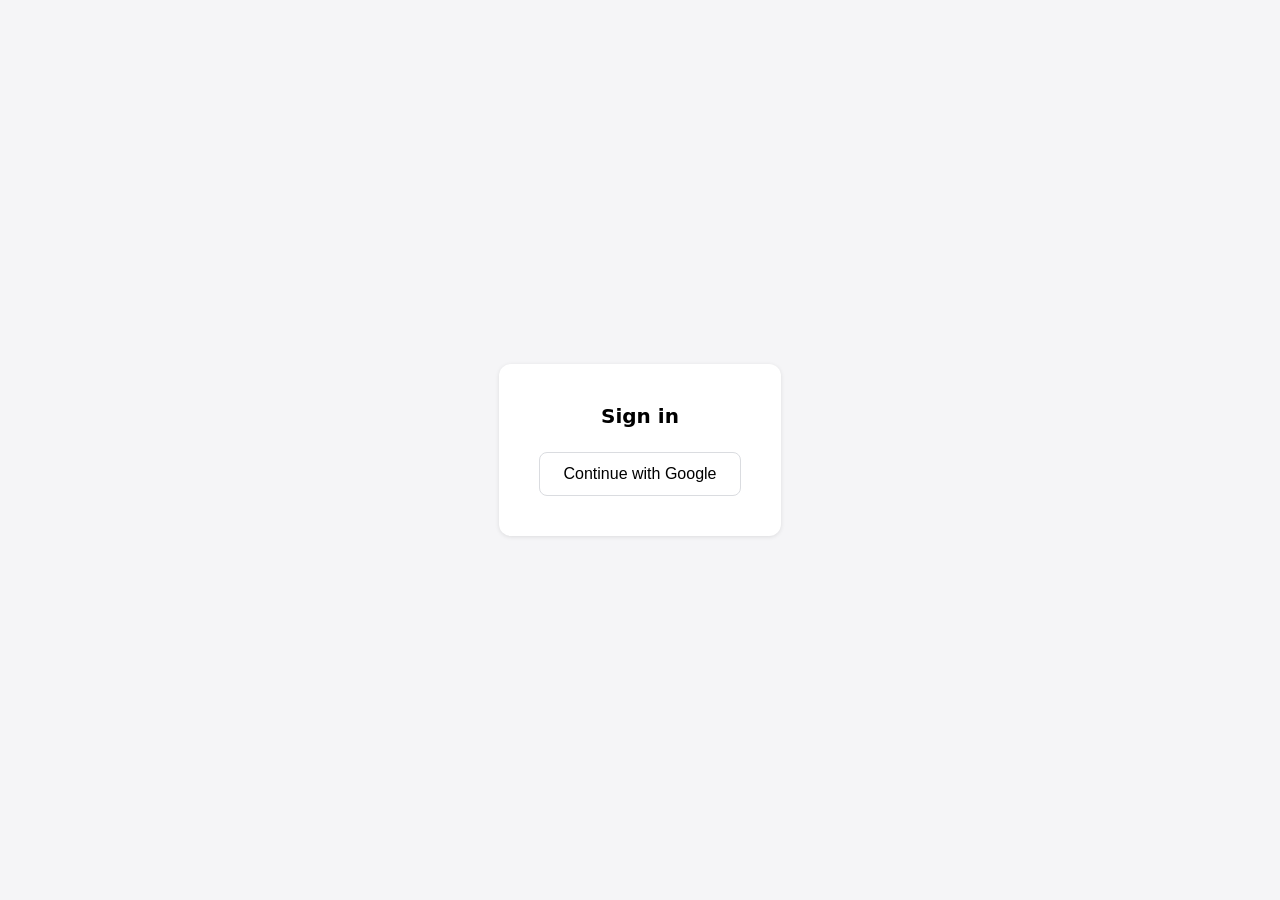
<file: homelab/proxy/index.html>
<!DOCTYPE html>
<html lang="en">
  <head>
    <meta charset="utf-8" />
    <meta name="viewport" content="width=device-width, initial-scale=1" />
    <title>Sign in</title>
    <style>
      body {
        font-family: system-ui, sans-serif;
        display: flex;
        align-items: center;
        justify-content: center;
        min-height: 100vh;
        margin: 0;
        background: #f5f5f7;
      }
      form {
        background: #fff;
        padding: 2.5rem;
        border-radius: 12px;
        box-shadow: 0 1px 4px rgba(0, 0, 0, 0.1);
        text-align: center;
      }
      h1 {
        font-size: 1.25rem;
        margin: 0 0 1.5rem;
      }
      button {
        font-size: 1rem;
        padding: 0.75rem 1.5rem;
        border: 1px solid #dadce0;
        border-radius: 8px;
        background: #fff;
        cursor: pointer;
      }
      button:hover {
        background: #f8f9fa;
      }
    </style>
  </head>
  <body>
    <!-- The whole page is just a login form. Submitting it hits /login,
         which kicks off the Google OpenID Connect flow. -->
    <form action="/login" method="get">
      <h1>Sign in</h1>
      <button type="submit">Continue with Google</button>
    </form>
  </body>
</html>
</file>
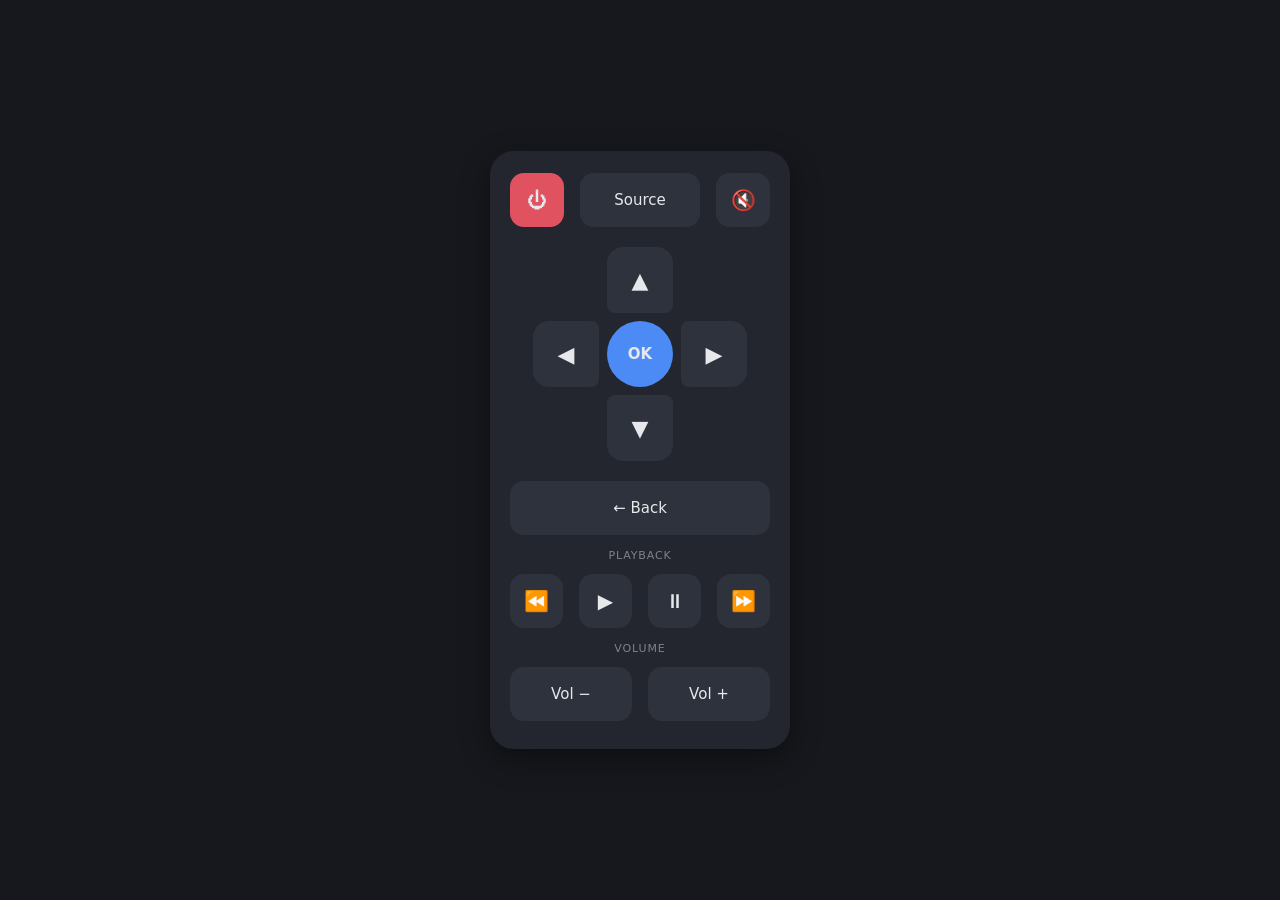
<file: homelab/remote/static/index.html>
<!DOCTYPE html>
<html lang="en">
<head>
  <meta charset="utf-8" />
  <meta name="viewport" content="width=device-width, initial-scale=1, maximum-scale=1, user-scalable=no" />
  <title>TV Remote</title>
  <style>
    :root {
      --bg: #16181d;
      --panel: #23262e;
      --btn: #2e323c;
      --btn-active: #4c8bf5;
      --accent: #4c8bf5;
      --power: #e05260;
      --text: #e6e8ec;
      --muted: #7d828c;
    }
    * { box-sizing: border-box; -webkit-tap-highlight-color: transparent; }
    html, body {
      margin: 0;
      height: 100%;
      background: var(--bg);
      color: var(--text);
      font-family: system-ui, -apple-system, "Segoe UI", Roboto, sans-serif;
      user-select: none;
    }
    body {
      display: flex;
      align-items: center;
      justify-content: center;
      padding: 16px;
    }
    .remote {
      width: 100%;
      max-width: 300px;
      background: var(--panel);
      border-radius: 24px;
      padding: 22px 20px 28px;
      box-shadow: 0 10px 30px rgba(0, 0, 0, 0.4);
      display: flex;
      flex-direction: column;
      gap: 20px;
    }
    .row {
      display: flex;
      justify-content: space-between;
      gap: 16px;
    }
    button {
      font: inherit;
      color: var(--text);
      background: var(--btn);
      border: none;
      border-radius: 14px;
      cursor: pointer;
      transition: transform 0.05s ease, background 0.15s ease;
      display: flex;
      align-items: center;
      justify-content: center;
    }
    button:active { transform: scale(0.92); }
    button.flash { background: var(--btn-active); }
    button:disabled { opacity: 0.35; cursor: not-allowed; }

    .btn {
      flex: 1;
      height: 54px;
      font-size: 15px;
    }
    .icon-btn {
      width: 54px;
      height: 54px;
      font-size: 20px;
    }
    .power { background: var(--power); }
    .power.flash { background: #ff7784; }

    /* D-pad */
    .dpad {
      align-self: center;
      display: grid;
      grid-template-columns: repeat(3, 66px);
      grid-template-rows: repeat(3, 66px);
      gap: 8px;
    }
    .dpad button {
      background: var(--btn);
      font-size: 22px;
    }
    .dpad .ok {
      background: var(--accent);
      border-radius: 50%;
      font-size: 15px;
      font-weight: 600;
    }
    .dpad .ok.flash { background: #7aa9f7; }
    .dpad .up    { grid-area: 1 / 2; border-radius: 16px 16px 8px 8px; }
    .dpad .left  { grid-area: 2 / 1; border-radius: 16px 8px 8px 16px; }
    .dpad .ok    { grid-area: 2 / 2; }
    .dpad .right { grid-area: 2 / 3; border-radius: 8px 16px 16px 8px; }
    .dpad .down  { grid-area: 3 / 2; border-radius: 8px 8px 16px 16px; }

    .section-label {
      color: var(--muted);
      font-size: 11px;
      text-transform: uppercase;
      letter-spacing: 0.08em;
      text-align: center;
      margin: -6px 0 -8px;
    }
  </style>
</head>
<body>
  <div class="remote">
    <div class="row">
      <button class="icon-btn power" data-action="power" title="Power">⏻</button>
      <button class="btn" data-action="source" title="Change source">Source</button>
      <button class="icon-btn" data-action="mute" title="Mute">🔇</button>
    </div>

    <div class="dpad">
      <button class="up"    data-action="up"    title="Up">▲</button>
      <button class="left"  data-action="left"  title="Left">◀</button>
      <button class="ok"    data-action="enter" title="Enter">OK</button>
      <button class="right" data-action="right" title="Right">▶</button>
      <button class="down"  data-action="down"  title="Down">▼</button>
    </div>

    <div class="row">
      <button class="btn" data-action="back" title="Back">← Back</button>
    </div>

    <div class="section-label">Playback</div>
    <div class="row">
      <button class="icon-btn" data-action="rewind" title="Rewind">⏪</button>
      <button class="icon-btn" data-action="play" title="Play">▶</button>
      <button class="icon-btn" data-action="pause" title="Pause">⏸</button>
      <button class="icon-btn" data-action="fast_forward" title="Fast forward">⏩</button>
    </div>

    <div class="section-label">Volume</div>
    <div class="row">
      <button class="btn" data-action="volume_down" title="Volume down">Vol −</button>
      <button class="btn" data-action="volume_up" title="Volume up">Vol +</button>
    </div>
  </div>

  <script>
    async function press(button) {
      const action = button.dataset.action;
      button.classList.add("flash");
      setTimeout(() => button.classList.remove("flash"), 150);
      try {
        const res = await fetch(`api/press/${action}`, { method: "POST" });
        if (!res.ok) console.error("press failed", action, res.status);
      } catch (err) {
        console.error("press error", action, err);
      }
    }

    for (const button of document.querySelectorAll("button[data-action]")) {
      button.addEventListener("click", () => press(button));
    }
  </script>
</body>
</html>
</file>
